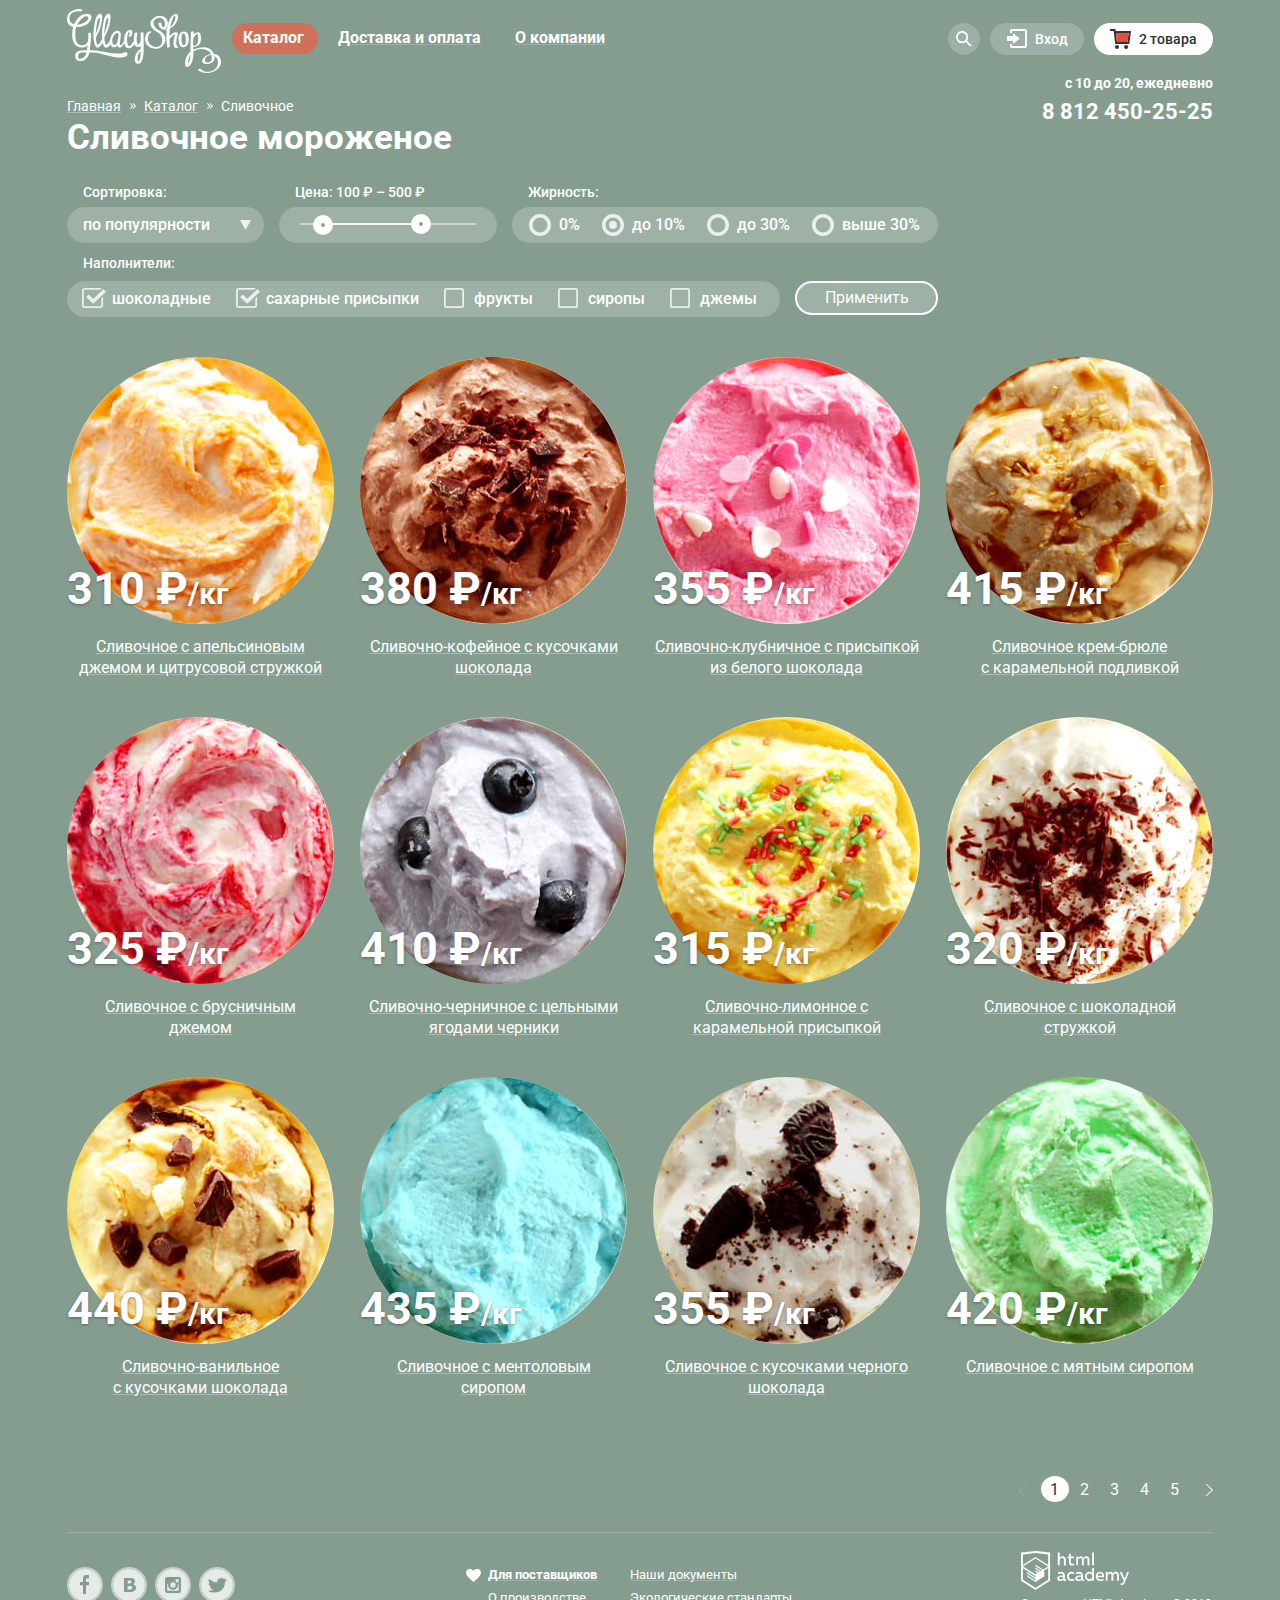
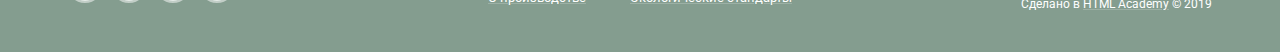
<file: catalog.html>
<!DOCTYPE html>
<html class="page" lang="ru">
  <head>
    <meta charset="utf-8">
    <title>Купить сливочное мороженое</title>
    <link rel="stylesheet" href="https://fonts.googleapis.com/css2?family=Roboto:wght@400;500;700&display=swap">
    <link rel="stylesheet" href="css/normalize.css">
    <link rel="stylesheet" href="css/style-min.css">
  </head>
  <body class="page-body">
    <header class="main-header container">
      <a class="logo" href="index.html"><img src="img/logo-gllacy.svg" alt="Магазин Глэйси" width="154" height="64"></a>
      <section class="main-navigation">
        <h2 class="visually-hidden">Навигация по сайту</h2>
        <nav>
          <ul class="site-navigation">
            <li class="catalog-navigation-button">
              <a class="catalog-navigation-url" tabindex="0">Каталог</a>
              <ul class="catalog-navigation">
                <li><a class="catalog-special" href="#">Новинки</a></li>
                <li><a>Сливочное</a></li>
                <li><a href="#">Щербеты</a></li>
                <li><a href="#">Фруктовый лед</a></li>
                <li><a href="#">Мелорин</a></li>
              </ul>
            </li>
            <li><a href="#">Доставка и оплата</a></li>
            <li><a href="#">О компании</a></li>
          </ul>
        </nav>
        <ul class="user-navigation">
          <li class="search">
            <a class="search-button user-navigation-button" href="#">
              <svg width="16" height="16" fill="none" xmlns="http://www.w3.org/2000/svg"><path d="M16 14.665l-4.921-4.932a6.144 6.144 0 00-.994-8.273 6.113 6.113 0 00-8.307.352 6.141 6.141 0 00-.293 8.328 6.11 6.11 0 008.262.937L14.659 16 16 14.665zm-9.918-4.288a4.245 4.245 0 01-3.928-2.63 4.269 4.269 0 01.922-4.643 4.248 4.248 0 014.632-.923 4.253 4.253 0 012.624 3.936 4.274 4.274 0 01-1.247 3.01 4.256 4.256 0 01-3.003 1.25z" fill="#fff"/></svg>
              <span class="visually-hidden">Поиск</span>
            </a>
            <div class="search-popup">
              <form action="https://echo.htmlacademy.ru/" method="get">
                <label for="search-request" class="visually-hidden">Строка поиска</label>
                <input id="search-request" type="search" name="search" placeholder="Крем-брюле">
                <button type="submit" class="visually-hidden">Найти</button>
              </form>
            </div>
          </li>
          <li class="login">
            <a class="enter-button user-navigation-button" href="#">
              <svg width="20" height="19" fill="none" xmlns="http://www.w3.org/2000/svg"><path d="M6.04 14.88l6.92-5.38-6.92-5.37v2.91H0v4.92h6.04v2.92z" fill="#fff"/><path d="M18 0H5a2 2 0 00-2 2v2h2V2h13v15H5v-2H3v2a2 2 0 002 2h13a2 2 0 002-2V2a2 2 0 00-2-2z" fill="#fff"/></svg>
              <span>Вход</span>
            </a>
            <div class="login-popup">
              <form action="https://echo.htmlacademy.ru/" method="post">
                <label for="credentials-login" class="visually-hidden">Логин</label>
                <input id="credentials-login" type="email" name="login" placeholder="email@example.com" required="">
                <label for="credentials-password" class="visually-hidden">Пароль</label>
                <input id="credentials-password" type="password" name="password" placeholder="......" required="">
                <div class="login-button-links">
                  <button class="button login-button" type="submit">Войти</button>
                  <ul class="login-links">
                    <li><a href="#">Забыли пароль?</a></li>
                    <li><a href="#">Новая регистрация</a></li>
                  </ul>
                </div>
              </form>
            </div>
          </li>
          <li class="cart cart-full">
            <a class="cart-button full-cart-button user-navigation-button" href="#">
              <svg width="21" height="20" fill="none" xmlns="http://www.w3.org/2000/svg"><path d="M7.034 20a2.008 2.008 0 002.015-2c0-1.105-.902-2-2.015-2a2.008 2.008 0 00-2.016 2c0 1.105.903 2 2.016 2zM16.103 20a2.008 2.008 0 002.015-2c0-1.105-.902-2-2.015-2a2.008 2.008 0 00-2.016 2c0 1.105.903 2 2.016 2zM5.703 2l-.241-2H0v2h3.668l1.511 13h14.108L21 2H5.703zm11.8 11H6.973L5.965 4h12.727l-1.189 9z" fill="#343434"/><path d="M5.935 4.03L6.973 13h10.53l1.19-8.97H5.934z" fill="#E84D37"/></svg>
              <span>2 товара</span>
            </a>
            <div class="cart-popup full-cart-popup">
              <table class="cart-table">
                <caption class="visually-hidden">Список товаров</caption>
                <tbody>
                  <tr class="cart-item">
                    <td><a class="cart-delete-item" href="#"><span class="visually-hidden">Удалить товар</span></a></td>
                    <td><img class="cart-ice-image" src="img/photo-cart-slivochnoye-s-apelsinovym-dzhemom-i-tsitrusovoy-struzhkoy.jpg" alt="Пломбир с апельсиновым джемом" width="33" height="33"></td>
                    <td class="cart-ice-name">Пломбир с апельсиновым джемом</td>
                    <td class="cart-ice-calculate">1,5 кг х <span class="cart-ice-price">200 руб.</span></td>
                    <td class="cart-ice-sum">300 руб.</td>
                  </tr>
                  <tr class="cart-item">
                    <td><a class="cart-delete-item" href="#"><span class="visually-hidden">Удалить товар</span></a></td>
                    <td><img class="cart-ice-image" src="img/photo-cart-slivochno-klubnichnoye-s-prisypkoy-iz-belogo-shokolada.jpg" alt="Клубничный пломбир с присыпкой из белого шоколада" width="33" height="33"></td>
                    <td class="cart-ice-name">Клубничный пломбир с присыпкой из белого шоколада</td>
                    <td class="cart-ice-calculate">1,5 кг х <span class="cart-ice-price">300 руб.</span></td>
                    <td class="cart-ice-sum">450 руб.</td>
                  </tr>
                  <tr>
                    <td class="cart-total" colspan="5">Итого: <span>750 руб.</span></td>
                  </tr>
                </tbody>
              </table>
              <a class="button checkout-button" href="#">Оформить заказ</a>
            </div>
          </li>
        </ul>
      </section>
      <section class="additional-navigation">
        <h2 class="visually-hidden">Навигационная цепочка</h2>
        <ul class="breadcrumbs">
          <li><a href="index.html">Главная</a></li>
          <li><a href="catalog.html">Каталог</a></li>
          <li><a>Сливочное</a></li>
        </ul>
      </section>
      <section class="contacts">
        <h2 class="visually-hidden">Контактная информация</h2>
        <p class="working-hours">с 10 до 20, ежедневно</p>
        <a class="phone" href="tel:88124502525">8 812 450-25-25</a>
      </section>
    </header>
    <main class="container">
      <h1 class="main-heading">Сливочное мороженое</h1>
      <section>
        <h2 class="visually-hidden">Фильтр и сортировка каталога</h2>
        <form class="filter-sorting" action="https://echo.htmlacademy.ru/" method="get">
          <fieldset>
            <legend>Сортировка:</legend>
            <label for="sort-by" class="visually-hidden">Сортировать по:</label>
            <select class="sorting" id="sort-by" name="sort-by">
              <option value="popularity">по популярности</option>
              <option value="price-min">сначала недорогие</option>
              <option value="price-max">сначала дорогие</option>
              <option value="price-max">по жирности</option>
            </select>
          </fieldset>
          <fieldset>
            <legend>Цена: 100 ₽ – 500 ₽</legend>
            <div class="range filter">
              <div class="range-scale">
                <div class="range-bar"></div>
              </div>
              <div class="range-pin range-pin-min" tabindex="0"></div>
              <div class="range-pin range-pin-max" tabindex="0"></div>
            </div>
          </fieldset>
          <fieldset>
            <legend>Жирность:</legend>
            <ul class="filter-fat filter">
              <li>
                <input class="filter-fat-radio visually-hidden" id="filter-fat-0" type="radio" name="fat-percent" value="0%">
                <label for="filter-fat-0">0%</label>
              </li>
              <li>
                <input class="filter-fat-radio visually-hidden" id="filter-fat-upto10" type="radio" name="fat-percent" value="upto10%" checked>
                <label for="filter-fat-upto10">до 10%</label>
              </li>
              <li>
                <input class="filter-fat-radio visually-hidden" id="filter-fat-upto30" type="radio" name="fat-percent" value="upto30%">
                <label for="filter-fat-upto30">до 30%</label>
              </li>
              <li>
                <input class="filter-fat-radio visually-hidden" id="filter-fat-morethan30" type="radio" name="fat-percent" value="morethan30">
                <label for="filter-fat-morethan30">выше 30%</label>
              </li>
            </ul>
          </fieldset>
          <fieldset>
            <legend>Наполнители:</legend>
            <ul class="filter filter-filler">
              <li>
                <input class="filter-filler-checkbox visually-hidden" id="filter-filler-chocolate" type="checkbox" name="filler-chocolate" checked>
                <label for="filter-filler-chocolate">шоколадные</label>
              </li>
              <li>
                <input class="filter-filler-checkbox visually-hidden" id="filter-filler-suger" type="checkbox" name="filler-sugar" checked>
                <label for="filter-filler-suger">сахарные присыпки</label>
              </li>
              <li>
                <input class="filter-filler-checkbox visually-hidden" id="filter-filler-fruit" type="checkbox" name="filler-fruit">
                <label for="filter-filler-fruit">фрукты</label>
              </li>
              <li>
                <input class="filter-filler-checkbox visually-hidden" id="filter-filler-syrop" type="checkbox" name="filler-syrop">
                <label for="filter-filler-syrop">сиропы</label>
              </li>
              <li>
                <input class="filter-filler-checkbox visually-hidden" id="filter-filler-jam" type="checkbox" name="filler-jam">
                <label for="filter-filler-jam">джемы</label>
              </li>
            </ul>
          </fieldset>
          <button class="button-form" type="submit">Применить</button>
        </form>
      </section>
      <section>
        <h2 class="visually-hidden">Католог сливочного мороженного</h2>
        <ul class="icecream-list">
          <li class="icecream-item">
            <a class="icecream-url" href="#">
              <img class="icecream-image" src="img/photo-slivochnoye-s-apelsinovym-dzhemom-i-tsitrusovoy-struzhkoy.jpg" alt="Сливочное мороженое с апельсиновым джемом и цитрусовой стружкой" width="267" height="267">
              <div class="icecream-price">310 ₽<span>/кг</span></div>
              <h3 class="icecream-name">Сливочное с апельсиновым джемом и цитрусовой стружкой</h3>
            </a>
            <div class="catalog-button-wrapper">
              <a class="button catalog-button" href="#">Быстрый просмотр</a>
            </div>
          </li>
          <li class="icecream-item">
            <a class="icecream-url" href="#">
              <img class="icecream-image" src="img/photo-slivochno-kofeynoye-s-kusochkami-shokolada.jpg" alt="Сливочно-кофейное мороженое с кусочками шоколада" width="267" height="267">
              <div class="icecream-price">380 ₽<span>/кг</span></div>
              <h3 class="icecream-name">Сливочно-кофейное с кусочками шоколада</h3>
            </a>
            <div class="catalog-button-wrapper">
              <a class="button catalog-button" href="#">Быстрый просмотр</a>
            </div>
          </li>
          <li class="icecream-item">
            <a class="icecream-url" href="#">
              <img class="icecream-image" src="img/photo-slivochno-klubnichnoye-s-prisypkoy-iz-belogo-shokolada.jpg" alt="Сливочно-клубничное мороженое с присыпкой из белого шоколада" width="267" height="267">
              <div class="icecream-price">355 ₽<span>/кг</span></div>
              <h3 class="icecream-name">Сливочно-клубничное с присыпкой из белого шоколада</h3>
            </a>
            <div class="catalog-button-wrapper">
              <a class="button catalog-button" href="#">Быстрый просмотр</a>
            </div>
          </li>
          <li class="icecream-item">
            <a class="icecream-url" href="#">
              <img class="icecream-image" src="img/photo-slivochnoye-krem-bryule-s-karamelnoy-podlivkoy.jpg" alt="Сливочное крем-брюле мороженое с карамельной подливкой" width="267" height="267">
              <div class="icecream-price">415 ₽<span>/кг</span></div>
              <h3 class="icecream-name">Сливочное крем-брюле с&nbsp;карамельной подливкой</h3>
            </a>
            <div class="catalog-button-wrapper">
              <a class="button catalog-button" href="#">Быстрый просмотр</a>
            </div>
          </li>
          <li class="icecream-item">
            <a class="icecream-url" href="#">
              <img class="icecream-image" src="img/photo-slivochnoye-s-brusnichnym-dzhemom.jpg" alt="Сливочное мороженое с брусничным джемом" width="267" height="267">
              <div class="icecream-price">325 ₽<span>/кг</span></div>
              <h3 class="icecream-name">Сливочное с брусничным <br> джемом</h3>
            </a>
            <div class="catalog-button-wrapper">
              <a class="button catalog-button" href="#">Быстрый просмотр</a>
            </div>
          </li>
          <li class="icecream-item">
            <a class="icecream-url" href="#">
              <img class="icecream-image" src="img/photo-slivochno-chernichnoye-s-tselnymi-yagodami-cherniki.jpg" alt="Сливочно-черничное мороженое с цельными ягодами черники" width="267" height="267">
              <div class="icecream-price">410 ₽<span>/кг</span></div>
              <h3 class="icecream-name">Сливочно-черничное с цельными ягодами черники</h3>
            </a>
            <div class="catalog-button-wrapper">
              <a class="button catalog-button" href="#">Быстрый просмотр</a>
            </div>
          </li>
          <li class="icecream-item">
            <a class="icecream-url" href="#">
              <img class="icecream-image" src="img/photo-slivochno-limonnoye-s-karamelnoy-prisypkoy.jpg"
               alt="Сливочно-лимонное мороженое с карамельной присыпкой" width="267" height="267">
               <div class="icecream-price">315 ₽<span>/кг</span></div>
              <h3 class="icecream-name">Сливочно-лимонное с карамельной присыпкой</h3>
            </a>
            <div class="catalog-button-wrapper">
              <a class="button catalog-button" href="#">Быстрый просмотр</a>
            </div>
          </li>
          <li class="icecream-item">
            <a class="icecream-url" href="#">
              <img class="icecream-image" src="img/photo-slivochnoye-s-shokoladnoy-struzhkoy.jpg" alt="Сливочное мороженое с шоколадной стружкой" width="267" height="267">
              <div class="icecream-price">320 ₽<span>/кг</span></div>
              <h3 class="icecream-name">Сливочное с шоколадной стружкой</h3>
            </a>
            <div class="catalog-button-wrapper">
              <a class="button catalog-button" href="#">Быстрый просмотр</a>
            </div>
          </li>
          <li class="icecream-item">
            <a class="icecream-url" href="#">
              <img class="icecream-image" src="img/photo-slivochno-vanilnoye-s-kusochkami-shokolada.jpg" alt="Сливочно-ванильное мороженое с кусочками шоколада" width="267" height="267">
              <div class="icecream-price">440 ₽<span>/кг</span></div>
              <h3 class="icecream-name">Сливочно-ванильное <br> с кусочками шоколада</h3>
            </a>
            <div class="catalog-button-wrapper">
              <a class="button catalog-button" href="#">Быстрый просмотр</a>
            </div>
          </li>
          <li class="icecream-item">
            <a class="icecream-url" href="#">
              <img class="icecream-image" src="img/photo-slivochnoe-s-mentolovym-siropom.jpg" alt="Сливочноe мороженое с ментоловым сиропом" width="267" height="267">
              <div class="icecream-price">435 ₽<span>/кг</span></div>
              <h3 class="icecream-name">Сливочноe с ментоловым <br> сиропом</h3>
            </a>
            <div class="catalog-button-wrapper">
              <a class="button catalog-button" href="#">Быстрый просмотр</a>
            </div>
          </li>
          <li class="icecream-item">
            <a class="icecream-url" href="#">
              <img class="icecream-image" src="img/photo-slivochnoye-s-kusochkami-chernogo-shokolada.jpg" alt="Сливочное мороженое с кусочками черного шоколада" width="267" height="267">
              <div class="icecream-price">355 ₽<span>/кг</span></div>
              <h3 class="icecream-name">Сливочное с кусочками черного шоколада</h3>
            </a>
            <div class="catalog-button-wrapper">
              <a class="button catalog-button" href="#">Быстрый просмотр</a>
            </div>
          </li>
          <li class="icecream-item">
            <a class="icecream-url" href="#">
              <img class="icecream-image" src="img/photo-slivochnoye-s-myatnym-siropom.jpg" alt="Сливочное мороженое с мятным сиропом" width="267" height="267">
              <div class="icecream-price">420 ₽<span>/кг</span></div>
              <h3 class="icecream-name">Сливочное с мятным сиропом</h3>
            </a>
            <div class="catalog-button-wrapper">
             <a class="button catalog-button" href="#">Быстрый просмотр</a>
            </div>
          </li>
        </ul>
      </section>
      <section>
        <h2 class="visually-hidden">Перейти на другие страницы</h2>
        <ul class="pagination">
          <li><a class="page-back"><span class="visually-hidden">Назад</span></a></li>
          <li><a class="page-number active">1</a></li>
          <li><a class="page-number" href="#">2</a></li>
          <li><a class="page-number" href="#">3</a></li>
          <li><a class="page-number" href="#">4</a></li>
          <li><a class="page-number" href="#">5</a></li>
          <li><a class="page-next" href="#"><span class="visually-hidden">Вперед</span></a></li>
        </ul>
      </section>
    </main>
    <footer class="main-footer container">
      <section class="social">
        <h2 class="visually-hidden">Мы в социальных сетях</h2>
        <ul class="social-list">
          <li>
            <a class="social-button facebook-button" href="https://www.facebook.com/" target="_blank">
              <span class="visually-hidden">Facebook</span>
              <svg width="36" height="36" fill="none" xmlns="http://www.w3.org/2000/svg"><path d="M18 35c9.389 0 17-7.611 17-17S27.389 1 18 1 1 8.611 1 18s7.611 17 17 17z" stroke="#fff" stroke-opacity=".5" stroke-width="2"/><path d="M18 2a16 16 0 100 32 16 16 0 000-32zm4.06 9.45H19v3.45h3v3.44h-3V27h-3v-8.66h-3V14.9h3v-3.45A3.25 3.25 0 0119 8h3v3.45h.06z" fill="#fff" fill-opacity=".8"/></svg>
            </a>
          </li>
          <li>
            <a class="social-button vk-button" href="https://vk.com/" target="_blank">
              <span class="visually-hidden">ВКонтакте</span>
              <svg width="36" height="36" fill="none" xmlns="http://www.w3.org/2000/svg"><path d="M18 35c9.389 0 17-7.611 17-17S27.389 1 18 1 1 8.611 1 18s7.611 17 17 17z" stroke="#fff" stroke-opacity=".5" stroke-width="2"/><path d="M18.64 16.49c.325 0 .648-.06.95-.18a1.2 1.2 0 00.64-.56 2 2 0 00.15-.8 1.55 1.55 0 00-.18-.7 1.05 1.05 0 00-.61-.51 3 3 0 00-1-.17h-2v3h.57c.59-.05 1.08-.06 1.48-.08zM20.12 19.08A4.851 4.851 0 0019 19h-2.39v3.5h2.45a3.23 3.23 0 001.21-.25c.321-.11.593-.33.77-.62a1.9 1.9 0 00.22-.9 1.76 1.76 0 00-.26-1 1.6 1.6 0 00-.88-.65z" fill="#fff" fill-opacity=".8"/><path d="M18 2a16 16 0 100 32 16 16 0 000-32zm6.6 20.53a3.7 3.7 0 01-1.12 1.33 5.17 5.17 0 01-1.83.88 9.76 9.76 0 01-2.51.27H13V11h5.45c.828-.013 1.656.024 2.48.11.543.084 1.07.253 1.56.5a2.75 2.75 0 011.19 1.09c.265.473.4 1.008.39 1.55a3.08 3.08 0 01-.54 1.8 3.46 3.46 0 01-1.53 1.2v.07a4 4 0 012.18 1.13 3.2 3.2 0 01.8 2.26 3.841 3.841 0 01-.38 1.82z" fill="#fff" fill-opacity=".8"/></svg>
            </a>
          </li>
          <li>
            <a class="social-button instagram-button" href="https://www.instagram.com/" target="_blank">
              <span class="visually-hidden">Instagram</span>
              <svg width="36" height="36" fill="none" xmlns="http://www.w3.org/2000/svg"><path d="M18 35c9.389 0 17-7.611 17-17S27.389 1 18 1 1 8.611 1 18s7.611 17 17 17z" stroke="#fff" stroke-opacity=".5" stroke-width="2"/><g opacity=".8" fill="#fff"><path d="M22.92 18A4.96 4.96 0 1113 18c.001-.384.048-.767.14-1.14h-.9v6.84h11.4v-6.84h-.9c.1.373.161.755.18 1.14z"/><path d="M18 20.66A2.66 2.66 0 1015.32 18 2.67 2.67 0 0018 20.66zM23.68 12.3h-3.04v3.04h3.04V12.3z"/><path d="M18 2a16 16 0 100 32 16 16 0 000-32zm8 21.7a2.28 2.28 0 01-2.32 2.3h-11.4A2.29 2.29 0 0110 23.7V12.3a2.29 2.29 0 012.28-2.3h11.39A2.29 2.29 0 0126 12.3v11.4z"/></g></svg>
            </a>
          </li>
          <li>
            <a class="social-button twitter-button" href="https://twitter.com/" target="_blank">
              <span class="visually-hidden">Twitter</span>
              <svg width="36" height="36" fill="none" xmlns="http://www.w3.org/2000/svg"><path d="M18 35c9.389 0 17-7.611 17-17S27.389 1 18 1 1 8.611 1 18s7.611 17 17 17z" stroke="#fff" stroke-opacity=".5" stroke-width="2"/><path d="M18 2a16 16 0 100 32 16 16 0 000-32zm7.94 12.81c-.25 6.52-3.46 10.83-11 10.7h-.48c-.45 0-4.55-.44-5.35-1.82a7.32 7.32 0 005.12-1.14c-1.05-.29-2.92-.46-3.25-2.85a2.31 2.31 0 001.3.12C11 19 9.53 18.3 9.61 16.17c.418.32.934.482 1.46.46-.77-.23-2.15-3.24-1-4.78 2 1.79 4.07 3.48 7.8 3.64.23-2.21 1.24-3.7 3.17-4.32A3.61 3.61 0 0125 12.31c.74-.23 1.45-.47 2.19-.69a2.21 2.21 0 01-.93 1.71 1.77 1.77 0 001.42-.47 2.9 2.9 0 01-1.74 1.95z" fill="#fff" fill-opacity=".8"/></svg>
            </a>
          </li>
        </ul>
      </section>
      <section class="about-company">
        <h2 class="visually-hidden">Информация о компании</h2>
        <ul class="about-company-list">
          <li class="for-suppliers"><a href="#">Для поставщиков</a></li>
          <li><a href="#">Наши документы</a></li>
          <li><a href="#">О производстве</a></li>
          <li><a href="#">Экологические стандарты</a></li>
        </ul>
      </section>
      <div class="powered-by">
        <p>Сделано в <a href="https://htmlacademy.ru/intensive/htmlcss" target="_blank">HTML Academy</a> © 2019</p>
      </div>
    </footer>
  </body>
</html>
</file>
<file: css/style-min.css>
@keyframes bounce{0%{transform:translateY(-200%) translateX(-50%)}70%{transform:translateY(-45%) translateX(-50%)}90%{transform:translateY(-55%) translateX(-50%)}to{transform:translateY(-50%) translateX(-50%)}}@keyframes shake{0%,to{transform:translateY(-50%) translateX(-50%)}10%,30%,50%,70%,90%{transform:translateY(-50%) translateX(-51%)}20%,40%,60%,80%{transform:translateY(-50%) translateX(-49%)}}:root{--grey-extra-light: #ededed;--grey-dust-light: #d7d7d7;--grey-semi-light: #c2c2c2;--grey-shadow-light: #cacac7;--grey-light: #999999;--grey-dim: #696969;--grey-basic: #5a5a5a;--grey-dark: #353535;--grey-extra-dark: #323232;--grey-blue: #8996a6;--grey-green-extra-light: #d3dcd7;--grey-green-light: #aabbb1;--grey-green-dust-light: #cbd4cc;--grey-green-semi-light: #9db1a5;--grey-green: #849d8f;--grey-brown: #9d8b84;--grey-pink: #a9a693;--white-dark: #fefefe;--white-basic: #ffffff;--pink-light: #fbded7;--pink-basic: #f8cac3;--pink-powder: #f6b5a5;--pink-dark: #8c2041;--pink-orange: #d07058;--blue-basic: #5ea3ea;--black-basic: #000000;--orange-light: #ffbc9e;--orange-semi-light: #e8a676;--orange-basic: #f26843;--orange-dark: #e84d37;--orange-extra-dark: #e74a35;--beige-light: #f8f7f4;--beige-basic: #ede1c7;--beige-dark: #794d2d;--red-dark: #ac1000;--brick-basic: #942718;--transparent-black-7: rgba(0, 0, 0, 0.07);--transparent-black-30: rgba(0, 0, 0, 0.3);--transparent-black-40: rgba(0, 0, 0, 0.4);--transparetn-grey-50: rgba(49, 50, 53, 0.5);--transparent-white-20: rgba(255, 255, 255, 0.2);--transparent-white-70: rgba(255, 255, 255, 0.7);--transparent-white-80: rgba(255, 255, 255, 0.8);--transparent-red-dark-64: rgba(172, 16, 0, 0.64);--transparent-red-dark-25: rgba(172, 16, 0, 0.25);--transparent-red-extra-dark-54: rgba(85, 8, 0, 0.54);--transparent-scarlet-dark-76: rgba(160, 32, 11, 0.76)}body{min-width:1200px;margin:0;padding:0;font-family:"Roboto",Arial,sans-serif;font-size:16px;line-height:22px;font-weight:400;color:var(--white-basic);background-color:var(--grey-green)}img{max-width:100%;height:auto}*,::after,::before{box-sizing:border-box}.visually-hidden{position:absolute;width:1px;height:1px;margin:-1px;border:0;padding:0;clip:rect(0 0 0 0);overflow:hidden}.container{width:1200px;padding:27px;margin:auto}.page{height:100%}.page-body{min-height:100%;display:grid;grid-template-rows:min-content 1fr min-content;align-content:start}.main-header{display:grid;margin-top:-18px;margin-bottom:-35px;grid-template-columns:auto 1fr 1fr;z-index:1}.main-navigation{grid-column-start:2;grid-column-end:4;display:flex;flex-wrap:wrap;justify-content:space-between;align-items:center}.logo{grid-column-start:1;grid-column-end:2;margin-right:11px}.site-navigation{margin:4px 0 0}.site-navigation,.user-navigation{display:flex;flex-wrap:wrap;align-items:center;padding:0;list-style:none;text-align:center}.site-navigation{position:relative;width:650px;justify-content:flex-start;line-height:18px;font-weight:700}.site-navigation>li,.user-navigation>li{padding-bottom:16px}.site-navigation>li:not(:last-child){margin-right:9px}.catalog-navigation{display:none;position:absolute;top:30px;left:-8px;min-width:143px;margin:0;padding:4px 0 5px;border-radius:4px;list-style:none;background-color:var(--white-basic);box-shadow:0 20px 20px var(--transparent-black-40)}.catalog-navigation-button:focus-within .catalog-navigation,.catalog-navigation-button:hover .catalog-navigation{display:block}.catalog-navigation-button:hover a{color:var(--grey-extra-dark);background-color:var(--white-basic)}ul.catalog-navigation a{display:block;padding-top:7px;padding-bottom:8px;padding-left:21px;font-size:14px;line-height:16px;font-weight:400;text-align:left;color:var(--grey-extra-dark);text-decoration:none}.catalog-navigation .catalog-special{padding-top:5px;padding-bottom:15px;line-height:18px;font-weight:700}.catalog-special::after{content:"";position:absolute;top:41px;left:6px;width:90%;height:1px;background-color:var(--grey-extra-dark);opacity:.2}ul.catalog-navigation a:focus,ul.catalog-navigation a:hover{border-radius:0;background-color:var(--pink-light)}ul.catalog-navigation a:active{border-radius:0;background-color:var(--pink-powder);box-shadow:none}ul.catalog-navigation a:not([href]){border-radius:0}.user-navigation{width:325px;justify-content:flex-end;margin:5px 0 0;font-size:14px;line-height:16px;font-weight:500}.site-navigation a,.user-navigation a{color:var(--white-basic);text-decoration-color:var(--transparent-white-20)}.site-navigation a{padding:5px 14px 7px 11px;border-radius:26px}.user-navigation a{margin-left:10px;text-decoration:none;background-color:var(--transparent-white-20)}.search-button{padding:10px 8px 6px;border-radius:50%}.search-button svg{padding-top:3px;height:18px}.cart-button,.enter-button{display:flex;align-items:center;margin-top:1px;padding:6px 16px;border-radius:20px}.enter-button{padding-bottom:7px;padding-left:17px}.enter-button span{padding-top:1px}.cart-button svg,.enter-button svg{margin-right:8px}.site-navigation a:active,a.full-cart-button{color:var(--grey-extra-dark);background-color:var(--white-basic)}.site-navigation a:active{background-color:var(--grey-extra-light);box-shadow:inset 0 2px 1px var(--grey-dim)}.catalog-navigation a:not([href]),.site-navigation a:not([href]){background-color:var(--pink-orange);color:var(--white-basic)}.user-navigation-button:focus:not(.full-cart-button) path,.user-navigation-button:hover:not(.full-cart-button) path{fill:var(--grey-extra-dark)}.cart-button:active,.cart-button:hover,.enter-button:active,.enter-button:hover{color:var(--grey-extra-dark)}.cart,.login,.search{position:relative}.cart-popup,.login-popup,.search-popup{display:none;position:absolute;border:0;border-radius:4px;background-color:var(--beige-light);box-shadow:0 20px 20px var(--transparent-black-40);z-index:2}.search-popup{right:0;top:31px;width:341px;height:84px;padding:20px 15px}.login-popup input,.search-popup input{height:44px;padding:15px 15px 17px 14px;font:inherit;font-size:14px;line-height:16px;font-weight:700;color:var(--grey-extra-dark);border:1px solid var(--grey-dust-light);border-radius:4px}.login-popup input::placeholder,.search-popup input::placeholder,.subscribe-form input::placeholder{font-weight:400;color:var(--grey-light)}.login-popup input:hover,.search-popup input:hover{box-shadow:0 0 0 1px var(--grey-dust-light)}.login-popup input:focus,.search-popup input:focus{box-shadow:0 0 0 1px var(--blue-basic);border:1px solid var(--blue-basic);outline:0}.search-popup input{width:311px}.login-popup{width:277px;height:214px;right:0;top:37px;padding:20px 17px 22px 19px}.login-popup form{height:100%;flex-direction:column}.login-popup input{width:241px;margin:0}.login-button-links,.login-popup form{display:flex;justify-content:space-between;align-items:center;width:100%}button.login-button{width:103px;height:44px;padding-top:14px;padding-left:20px;line-height:16px;border-radius:26px;box-shadow:0 1px 2px var(--transparent-red-dark-25)}button.login-button:focus,button.login-button:hover{box-shadow:0 1px 2px var(--red-dark)}button.login-button:active{box-shadow:inset 0 2px 2px var(--brick-basic)}.login-links{margin:0;padding:0;list-style:none;text-align:left}.login-links li{padding-top:1px;padding-bottom:4px}.login-links a{font-size:13px;line-height:15px;font-weight:400;color:var(--grey-extra-dark);text-decoration:underline;text-decoration-color:var(--grey-semi-light)}ul.login-links a:active,ul.login-links a:focus,ul.login-links a:hover{color:var(--orange-dark);text-decoration:underline;text-decoration-color:var(--pink-basic);background-color:transparent}.cart-popup{right:0;top:37px;padding:18px 14px 21px 15px;color:var(--grey-extra-dark)}.empty-cart-popup{justify-content:center;align-items:center;width:140px;height:70px}.full-cart-popup{flex-direction:column}.cart-table{align-self:stretch;display:table;width:510px;font-size:13px;line-height:16px;font-weight:400;border-collapse:collapse}.cart-table td{padding-bottom:15px}.cart-table tr:nth-last-of-type(2){border-bottom:1px solid var(--grey-shadow-light)}a.cart-delete-item{display:inline-block;width:11px;height:11px;margin-left:2px;background-image:url(../img/icon-x-small.svg);background-position:0 0;background-repeat:no-repeat;vertical-align:top}.cart-ice-image{margin-right:4px;border-radius:50%;object-fit:contain}.cart-ice-name{width:247px;padding-top:11px;padding-right:14px;vertical-align:baseline;text-align:left}.cart-ice-calculate,.cart-ice-sum{vertical-align:baseline;text-align:left;color:var(--black-basic)}.cart-ice-calculate{width:122px}.cart-ice-price{color:var(--grey-semi-light)}.cart-total{padding-top:16px;font-size:15px;font-weight:700;text-align:right}.cart-total span{padding-left:2px}.full-cart-popup .checkout-button{margin-top:0;padding:14px 16px 14px 15px;align-self:flex-end;line-height:16px;border-radius:26px;box-shadow:0 1px 2px var(--transparent-red-dark-25)}.full-cart-popup .checkout-button:focus,.full-cart-popup .checkout-button:hover{color:var(--white-basic);box-shadow:0 1px 2px var(--red-dark)}.full-cart-popup .checkout-button:active{box-shadow:inset 0 2px 2px var(--brick-basic)}.site-navigation a:focus,.site-navigation a:hover,.user-navigation a:focus,.user-navigation a:hover{color:var(--grey-extra-dark);background-color:var(--white-basic);text-decoration:none}.cart:hover .user-navigation-button,.login:hover .user-navigation-button,.search:hover .user-navigation-button{color:var(--grey-extra-dark);background-color:var(--white-basic)}.cart-empty:hover path,.login:hover path,.search:hover path{fill:var(--grey-extra-dark)}.search:focus-within .search-popup,.search:hover .search-popup{display:block}.cart:focus-within .cart-popup,.cart:hover .cart-popup,.login:focus-within .login-popup,.login:hover .login-popup{display:flex}.additional-navigation{grid-column-start:1;grid-column-end:3;align-self:end}.breadcrumbs{display:flex;justify-content:flex-start;flex-wrap:wrap;margin:0 0 8px;padding:0;list-style:none}.breadcrumbs li:not(:last-child),.slider-buttons label:not(:last-child){margin-right:8px}.breadcrumbs li:not(:last-child)::after{display:inline-block;content:"";width:6px;height:6px;margin-left:9px;margin-bottom:1px;background-image:url(../img/icon-breadcrumps-arrow.svg);background-position:0 0;background-repeat:no-repeat;vertical-align:middle}.breadcrumbs a{font-size:14px;line-height:16px;color:var(--white-basic);text-decoration-color:var(--grey-green-light)}.breadcrumbs a:active,.breadcrumbs a:focus,.breadcrumbs a:hover{color:var(--orange-light);text-decoration-color:var(--grey-pink)}.breadcrumbs a:not([href]){color:var(--white-basic);text-decoration:none}.contacts{grid-column-start:3;grid-column-end:4;font-weight:700;text-align:right}.working-hours{margin-top:-4px;margin-bottom:9px;font-size:14px;line-height:16px}.phone{color:var(--white-basic);font-size:22px;line-height:24px;text-decoration:none}.main-grid{display:grid;grid-template-columns:1fr;row-gap:20px}.main-heading{margin:-27px 0 26px;padding:0;font-size:35px;line-height:41px;font-weight:700}.slides{margin:-144px 0 20px;padding:0}.slide{flex-direction:column;align-items:center}.slide,.slide-1{display:flex}.slide-2,.slide-3,.slider input{display:none}.slide-name{margin-top:-567px;padding-left:230px;padding-right:230px;font-size:60px;line-height:60px;font-weight:700;text-align:center}.slide-image{object-fit:contain}a.slide-button{margin-top:-35px;padding:9px 31px 10px;font-size:32px;line-height:44px;font-weight:500;letter-spacing:.05em;text-shadow:0 2px 5px var(--transparent-scarlet-dark-76)}.slider-buttons{position:absolute;top:562px;display:flex;z-index:1}.slider-buttons label{width:21px;height:21px;border:2px solid var(--white-basic);border-radius:50%;background-color:transparent;cursor:pointer}.slider-buttons label:hover{background-color:var(--transparent-white-20)}.slider input:first-of-type:checked~.slider-buttons label[for=slider-button-1],.slider input:nth-of-type(2):checked~.slider-buttons label[for=slider-button-2],.slider input:nth-of-type(3):checked~.slider-buttons label[for=slider-button-3]{background-color:var(--white-basic)}.slider input:first-of-type:checked~.slides .slide-1{display:flex}.slider input:first-of-type:checked~.slides .slide-2,.slider input:first-of-type:checked~.slides .slide-3{display:none}.slider input:nth-of-type(2):checked~.slides .slide-2{display:flex}.slider input:nth-of-type(2):checked~.slides .slide-2::before{content:"";position:fixed;width:100%;height:100%;background-color:var(--grey-blue);z-index:-2}.slider input:nth-of-type(2):checked~.slides .slide-1,.slider input:nth-of-type(2):checked~.slides .slide-3{display:none}.slider input:nth-of-type(3):checked~.slides .slide-3{display:flex}.slider input:nth-of-type(3):checked~.slides .slide-3::before{content:"";position:fixed;width:100%;height:100%;background-color:var(--grey-brown);z-index:-2}.slider input:nth-of-type(3):checked~.slides .slide-1,.slider input:nth-of-type(3):checked~.slides .slide-2{display:none}.promo-1,.promo-2,.promos{display:flex;justify-content:space-between}.promos{width:100%;flex-wrap:wrap}.promo-1,.promo-2{width:560px;min-height:229px;flex-direction:column;margin-bottom:18px;padding:16px 22px 22px 16px;border-radius:16px;background-position:0 0;background-repeat:no-repeat;background-size:cover}.promo-1{background-color:var(--pink-dark);background-image:url(../img/background-raspberry.png)}.promo-2{background-color:var(--beige-dark);background-image:url(../img/background-chocolate.png)}.promo-heading{margin:0;font-size:35px;line-height:41px;font-weight:500}.promo-description{font-size:18px;font-weight:500;margin-top:0;margin-bottom:25px}a.promo-button{align-self:flex-end;padding-top:11px;padding-bottom:13px;padding-left:23px;font-weight:500;border-radius:26px;box-shadow:0 1px 2px var(--red-dark)}.about-us{width:100%;margin-top:3px;margin-bottom:20px;padding:24px 23px 30px 20px;border-radius:16px;color:var(--grey-extra-dark);background-color:var(--beige-basic);background-image:url(../img/background-waffle.jpg);background-position:0 0;background-repeat:repeat}.about-us p,.blog-news h2{margin:0 0 16px;font-size:24px;line-height:30px;font-weight:500}.our-advantages{display:grid;grid-template-columns:1fr 1fr;row-gap:22px;column-gap:28px;margin:0;padding:0;list-style:none}.our-advantages li{position:relative;padding-left:55px}.advantage-cold::before,.advantage-cow::before,.advantage-eco::before,.advantage-ice::before{content:"";width:49px;height:49px;position:absolute;top:-9px;left:0;border:2px solid var(--grey-extra-dark);border-radius:50%;background-position:50% 50%;background-repeat:no-repeat}.advantage-ice::before{background-image:url(../img/icon-icecream.svg)}.advantage-cow::before{background-image:url(../img/icon-cow.svg)}.advantage-eco::before{background-image:url(../img/icon-leaf.svg)}.advantage-cold::before{background-image:url(../img/icon-thermometer.svg)}.additional-info{display:flex;justify-content:space-between;flex-wrap:wrap;width:1146px}.blog-news,.subscribe{width:560px;min-height:220px;margin-bottom:14px;border-radius:16px}.blog-news,.blog-news a{color:var(--grey-extra-dark)}.blog-news{padding:18px 253px 23px 20px;background-color:var(--white-basic);background-image:url(../img/background-strawberry.jpg);background-position:50% 50%;background-repeat:no-repeat;background-size:cover}.blog-news h2{margin:0 0 3px;font-size:16px;line-height:22px}.blog-news a{font-size:24px;line-height:30px;font-weight:700;text-decoration-color:var(--grey-semi-light)}.blog-news a:active,.blog-news a:focus,.blog-news a:hover{color:var(--orange-dark);text-decoration-color:var(--pink-basic)}.subscribe,.subscribe-insole{background-color:var(--beige-light)}.subscribe{display:flex;justify-content:stretch;padding:5px 6px;color:var(--grey-basic);background-image:repeating-linear-gradient(135deg,#f8f7f4,#f8f7f4 6px,#92cdff 7px,#92cdff 13px,#f8f7f4 14px,#f8f7f4 20px,#fe9e90 21px,#fe9e90 27px,#f8f7f4 28px);background-position:0 0;background-repeat:no-repeat}.subscribe-insole{width:548px;padding:24px 16px 32px 20px;border-radius:16px}.subscribe-insole p{margin:0 0 41px}.subscribe-form{display:flex;justify-content:space-between}.subscribe-form input{width:368px;height:44px;padding:15px 14px 14px 13px;font:inherit;line-height:24px;font-weight:700;color:var(--grey-extra-dark);border:1px solid var(--grey-dust-light);border-radius:6px}.subscribe-form input:hover{box-shadow:0 0 0 1px var(--grey-dust-light)}.subscribe-form input:focus{box-shadow:0 0 0 1px var(--blue-basic);border:1px solid var(--blue-basic);outline:0}.button{padding:15px 22px 16px;font:inherit;font-size:18px;line-height:24px;font-weight:500;text-align:center;color:var(--white-basic);vertical-align:middle;background:linear-gradient(180deg,var(--orange-basic) 0%,var(--orange-extra-dark) 100%);border:0;border-radius:50px;box-shadow:0 2px 2px var(--transparent-red-dark-64);text-decoration:none}.button:focus,.button:hover{background:linear-gradient(0deg,var(--transparent-white-20) 0%,var(--transparent-white-20) 100%),linear-gradient(to bottom,var(--orange-basic) 0%,var(--orange-extra-dark) 100%);outline:0;box-shadow:0 2px 2px var(--red-dark)}.button:active{background:linear-gradient(0deg,var(--transparent-black-7) 0%,var(--transparent-black-7) 100%),linear-gradient(180deg,var(--orange-basic) 0%,var(--orange-extra-dark) 100%);box-shadow:inset 0 2px 2px var(--brick-basic)}.subscribe-button{margin-top:-1px;margin-right:4px;margin-bottom:4px;padding:11px 19px 9px 20px}.maps-contacts{position:relative}.map-interactive{width:100%;border:0}.map-static{position:absolute;top:0;left:27px;z-index:-1}.contact-us-wrapper{position:relative}.contact-us{position:absolute;top:-375px;right:27px;display:flex;flex-direction:column;justify-content:space-between;align-items:flex-start;width:303px;min-height:306px;padding:29px 25px 27px;color:var(--grey-extra-dark);border-radius:16px;background-color:var(--white-dark)}.contact-us h3,.contact-us p{margin:0;font-size:14px;line-height:20px;font-weight:400}.contact-us-address p,.contact-us-phone a{font-size:18px;line-height:24px;font-weight:700}.contact-us-phone h3{margin-bottom:3px}.contact-us-phone p{margin-top:-1px}.contact-us-phone a{color:var(--grey-extra-dark);text-decoration:none}.contact-us-button{align-self:center;margin-top:7px;margin-bottom:4px;padding:9px 30px 10px 27px}.filter-sorting{width:100%;display:flex;flex-wrap:wrap;align-items:flex-end;margin-bottom:40px;line-height:16px;font-weight:500}.filter-sorting fieldset{border:0;margin:0 15px 12px 0;padding:0}.filter-sorting legend,.sorting legend{display:block;margin-bottom:7px;margin-left:16px;font-size:14px;line-height:16px;font-weight:500}.button-form,.filter,.sorting{line-height:18px;border-radius:20px;color:var(--white-basic);background-color:var(--grey-green-semi-light)}.sorting{position:relative;padding:9px 35px 9px 16px;font-weight:500;border:0;background-image:url(../img/icon-arrow-down-closed.svg);background-position:93% 50%;background-repeat:no-repeat;-webkit-appearance:none;-moz-appearance:none}.sorting:focus,.sorting:hover{color:var(--grey-extra-dark);background-image:url("data:image/svg+xml,%3Csvg width='11' height='10' fill='none' xmlns='http://www.w3.org/2000/svg'%3E%3Cpath d='M5.5 10L0 0h11' fill='%23323232'/%3E%3C/svg%3E");outline:0}.range{position:relative;width:218px;height:36px}.range-pin{position:absolute;width:20px;height:20px;border:8px solid var(--white-basic);border-radius:50%;color:var(--white-basic);background-color:var(--grey-light);cursor:pointer}.range-pin-max{top:7px;left:132px}.range-pin-min{top:8px;left:34px}.range-bar,.range-scale{position:absolute;top:16px;left:21px;width:176px;height:2px;background-color:var(--grey-green-dust-light)}.range-bar{top:0;left:32px;width:92px;background-color:var(--beige-light)}.range-pin:focus,.range-pin:hover{transform:scale(1.1)}.filter{margin:0;padding:9px 1px 9px 12px;list-style:none}.filter-fat,.filter-filler,.icecream-item:hover .catalog-button-wrapper{display:flex}.filter-filler{margin-top:3px;margin-bottom:-14px}.filter label{position:relative;display:block;cursor:pointer}.filter-fat label{margin-left:35px;margin-right:17px}.filter-fat label::before,.filter-fat-radio:checked+label::before,.filter-filler label::before,.filter-filler-checkbox:checked+label::before{content:"";position:absolute;left:-30px;top:-2px;background-position:0 0;background-repeat:no-repeat}.filter-fat label::before{width:22px;height:22px;background-image:url(../img/icon-radiobutton-off.svg)}.filter-fat-radio:focus+label::before,.filter-fat-radio:hover+label::before{background-image:url("data:image/svg+xml,%3Csvg width='22' height='22' fill='none' xmlns='http://www.w3.org/2000/svg'%3E%3Cpath d='M11 3.52A7.48 7.48 0 113.52 11 7.489 7.489 0 0111 3.52zM11 0a11 11 0 100 22 11 11 0 000-22z' fill='%23fff' fill-opacity='1'/%3E%3C/svg%3E")}.filter-fat-radio:checked+label::before{background-image:url(../img/icon-radiobutton-on.svg)}.filter-fat-radio:checked:focus+label::before,.filter-fat-radio:checked:hover+label::before{background-image:url("data:image/svg+xml,%3Csvg width='22' height='22' fill='none' xmlns='http://www.w3.org/2000/svg'%3E%3Cpath d='M11 3.52A7.48 7.48 0 113.52 11 7.489 7.489 0 0111 3.52zM11 0a11 11 0 100 22 11 11 0 000-22z' fill='%23fff' fill-opacity='1'/%3E%3Cpath d='M11 14.96a3.96 3.96 0 100-7.92 3.96 3.96 0 000 7.92z' fill='%23fff' fill-opacity='1'/%3E%3C/svg%3E")}.filter-fat-radio:disabled+label,.filter-fat-radio:disabled+label::before{opacity:40%;cursor:default}.filter-fat-radio:disabled:focus+label::before,.filter-fat-radio:disabled:hover+label::before{background-image:url(../img/icon-radiobutton-off.svg)}.filter-fat-radio:checked:disabled:hover+label::before,.filter-fat-radioL:checked:disabled:focus+label::before{background-image:url(../img/icon-radiobutton-on.svg)}.filter-filler label{margin-left:33px;margin-right:22px}.filter-filler label::before{width:20px;height:20px;background-image:url(../img/icon-checkbox-off.svg)}.filter-filler-checkbox:focus+label::before,.filter-filler-checkbox:hover+label::before{background-image:url("data:image/svg+xml,%3Csvg width='20' height='20' fill='none' xmlns='http://www.w3.org/2000/svg'%3E%3Cpath d='M17.391 1.74a.87.87 0 01.87.869V17.39a.87.87 0 01-.87.87H2.61a.87.87 0 01-.87-.87V2.61a.87.87 0 01.87-.87H17.39zm0-1.74H2.61A2.609 2.609 0 000 2.609V17.39A2.609 2.609 0 002.609 20H17.39A2.608 2.608 0 0020 17.391V2.61A2.608 2.608 0 0017.391 0z' fill='%23fff' fill-opacity='1'/%3E%3C/svg%3E")}.filter-filler-checkbox:checked+label::before{width:24px;background-image:url(../img/icon-checkbox-on.svg)}.filter-filler-checkbox:checked:focus+label::before,.filter-filler-checkbox:checked:hover+label::before{background-image:url("data:image/svg+xml,%3Csvg width='24' height='20' fill='none' xmlns='http://www.w3.org/2000/svg'%3E%3Cpath d='M6.686 6.513L4.09 8.965l7.135 6.774L24 3.626l-2.595-2.46-10.18 9.651-4.54-4.304z' fill='%23fff' fill-opacity='1'/%3E%3Cpath d='M19.259 17.391c0 .23-.097.452-.269.615a.943.943 0 01-.648.255H2.752a.943.943 0 01-.65-.255.847.847 0 01-.268-.615V2.61c0-.23.097-.452.269-.615a.943.943 0 01.648-.255H18.26L19.71.357A2.867 2.867 0 0018.341 0H2.752c-.73 0-1.43.275-1.946.764A2.542 2.542 0 000 2.61V17.39c0 .692.29 1.356.806 1.845A2.83 2.83 0 002.75 20h15.59c.73 0 1.43-.275 1.946-.764.516-.49.806-1.153.806-1.845V8.843l-1.834 1.74v6.808z' fill='%23fff' fill-opacity='1'/%3E%3C/svg%3E")}.filter-filler-checkbox:disabled+label,.filter-filler-checkbox:disabled+label::before{opacity:40%;cursor:default}.filter-filler-checkbox:disabled:focus+label::before,.filter-filler-checkbox:disabled:hover+label::before{background-image:url(../img/icon-checkbox-off.svg)}.filter-filler-checkbox:checked:disabled:focus+label::before,.filter-filler-checkbox:checked:disabled:hover+label::before{background-image:url(../img/icon-checkbox-on.svg)}.filter-fat-radio:focus+label::before,.filter-filler-checkbox:focus+label::before{box-shadow:0 0 1px 2px var(--orange-semi-light),0 0 0 3px var(--white-basic);border-radius:2px}.button-form{width:143px;height:34px;border:2px solid var(--white-basic)}.button-form:focus,.button-form:hover{color:var(--grey-extra-dark);background-color:var(--white-basic)}.icecream-list{margin:0 -13px;padding:0;display:grid;grid-template-columns:1fr 1fr 1fr 1fr;row-gap:37px;align-items:start;list-style:none}.icecream-item{position:relative;width:auto;display:flex;flex-direction:column;justify-content:space-around;align-items:center;margin-top:-4px;padding-top:6px;padding-right:13px;padding-left:13px;border-radius:4px}.icecream-item:hover{background-color:var(--transparent-white-20)}.icecream-price{display:inline-block;align-self:flex-start;margin:11px 0 12px;font-size:45px;line-height:45px;font-weight:700;text-shadow:0 1px 3px var(--transparetn-grey-50);vertical-align:middle}.icecream-price span{font-size:30px;line-height:35px}.icecream-name{margin-bottom:0;margin-top:13px;font-size:16px;line-height:21px;font-weight:400;text-align:center}.icecream-image{margin-bottom:-75px;border-radius:50%;object-fit:contain}.icecream-url{color:var(--white-basic);text-decoration-color:var(--grey-green-light)}.icecream-url:active,.icecream-url:focus,.icecream-url:hover,.main-footer a:active,.main-footer a:focus,.main-footer a:hover{color:var(--orange-light);text-decoration-color:var(--grey-pink)}.icecream-url:active .icecream-price,.icecream-url:focus .icecream-price,.icecream-url:hover .icecream-price{color:var(--white-basic)}.catalog-button-wrapper{display:none;position:absolute;justify-content:center;top:100%;width:100%;height:auto;background-color:var(--transparent-white-20);border-radius:4px;z-index:1}.catalog-button{margin-top:10px;margin-bottom:21px;padding:10px 18px 10px 16px}.popular-icecream-list{margin-bottom:20px}.icecream-item-hit{position:relative}.icecream-item-hit::before{content:"";position:absolute;top:6px;left:13px;width:61px;height:61px;border-radius:50%;background-color:var(--white-basic);background-image:url(../img/icon-hit.svg);background-position:50% 50%;background-repeat:no-repeat}.pagination{display:flex;justify-content:flex-end;flex-wrap:wrap;list-style:none;margin:78px 0 34px;padding:0 0 30px;border-bottom:1px solid var(--transparent-white-20)}.pagination li{padding-right:2px}.pagination a{display:inline-block;padding:3px 10px 1px 9px;color:var(--white-basic);border-radius:50%;text-decoration:none;vertical-align:middle}.pagination li:first-child,.pagination li:last-child{background-repeat:no-repeat}.pagination li:first-child{background-image:url(../img/icon-arrow-left.svg);background-position:0 9px}.pagination li:last-child{background-image:url(../img/icon-arrow-right.svg);background-position:15px 8px}a.page-back,a.page-next{padding-top:10px;padding-bottom:10px;padding-left:10px}.page-number:focus,.page-number:hover{background-color:var(--transparent-white-20)}.page-number:active,.page-number:not([href]){color:var(--grey-extra-dark);background-color:var(--white-basic)}.page-back:not([href]),.page-next:not([href]){color:var(--transparent-white-20)}.main-footer{display:flex;justify-content:space-between;position:relative;margin-top:-54px;line-height:18px}.main-footer ul{margin:0;padding:0;list-style:none}.main-footer a{color:var(--white-basic);text-decoration-color:var(--transparent-white-20)}ul.social-list{width:230px;display:flex;flex-wrap:wrap;justify-content:flex-start}.social-button{margin-right:8px}.social-button:focus path,.social-button:hover path{fill-opacity:1}.social-button:active path{fill-opacity:1;stroke-opacity:.7}.instagram-button:hover g{opacity:1}.about-company{margin-top:-1px;margin-left:-5px}.about-company-list{position:relative;width:337px;display:grid;grid-template-columns:auto auto;row-gap:5px;font-size:13px}.about-company-list .for-suppliers{font-weight:700}.about-company-list .for-suppliers::before,.powered-by p::before{content:"";position:absolute;background-position:0 0;background-repeat:no-repeat}.about-company-list .for-suppliers::before{top:3px;left:-22px;width:15px;height:13px;background-image:url(../img/icon-heart.svg)}.powered-by{position:relative;margin-right:1px}.powered-by p{margin-top:28px;font-size:12px;vertical-align:bottom}.powered-by p::before{top:-16px;width:108px;height:39px;background-image:url(../img/logo-academy.svg)}.modal{display:none;content:"";position:fixed;width:100%;height:100%;background-color:var(--transparent-black-30);z-index:2}.modal-shown{display:block}.callback{display:none;position:fixed;left:50%;top:50%;width:477px;height:441px;padding:16px 25px 28px 24px;color:var(--grey-extra-dark);border-radius:6px;background-color:var(--beige-light);transform:translate(-50%,-50%)}.callback-shown{display:block;animation:bounce .6s}.callback-insole-shown{display:block}.callback form{display:flex;flex-direction:column;justify-content:space-between}.callback p{margin:0 0 20px}.callback-phrase{font-size:24px;line-height:28px;font-weight:500}.callback-email,.callback-message,.callback-name{padding:16px 14px;font-size:16px;line-height:20px;font-weight:700;color:var(--grey-extra-dark);border:1px solid var(--grey-dust-light);border-radius:4px}.callback-message{padding:11px 14px 16px}.callback-email::placeholder,.callback-message::placeholder,.callback-name::placeholder{font-weight:400;color:var(--grey-light)}.callback-email,.callback-name{width:267px;height:44px;padding-bottom:16px}.callback-message{width:428px;height:154px}.callback-email:hover,.callback-message:hover,.callback-name:hover{box-shadow:0 0 0 1px var(--grey-dust-light)}.callback-email:focus,.callback-message:focus,.callback-name:focus{box-shadow:0 0 0 1px var(--blue-basic);border:1px solid var(--blue-basic);outline:0}.callback-button{align-self:flex-end;padding:9px 24px 10px;border-radius:70px}.callback-error{animation:shake .6s}.reset-button{position:absolute;top:16px;right:15px;width:18px;height:17px;border:0;background-color:transparent;background-image:url(../img/icon-X-big.svg);background-position:0 0;background-repeat:no-repeat;cursor:pointer}
</file>
